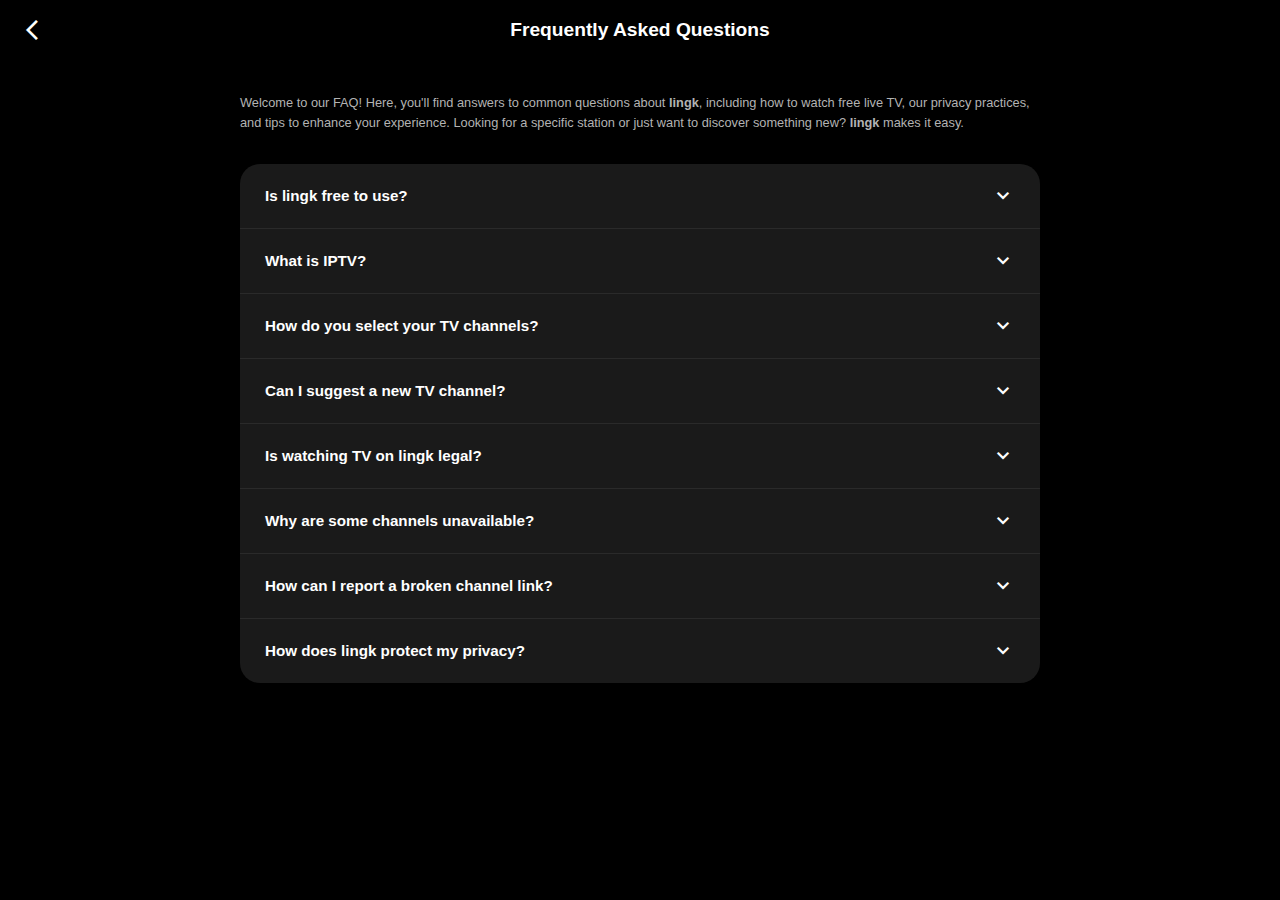
<file: faq.html>
<!DOCTYPE html>
<html lang="en">
<head>
    <meta charset="UTF-8">
    <meta name="viewport" content="width=device-width, initial-scale=1.0, maximum-scale=1.0, user-scalable=no" />
    <title>FAQ - Lingk</title>
    <link rel="icon" type="image/png" href="logo/favicon-96x96.png" sizes="96x96" />
    <link rel="icon" type="image/svg+xml" href="logo/favicon.svg" />
    <link rel="shortcut icon" href="logo/favicon.ico" />
    <link rel="apple-touch-icon" sizes="180x180" href="logo/apple-touch-icon.png" />
    <link rel="manifest" href="logo/site.webmanifest" />
    <link href="https://fonts.cdnfonts.com/css/tt-fors-trial" rel="stylesheet">
    <link rel="stylesheet" href="https://fonts.googleapis.com/css2?family=Material+Symbols+Outlined:opsz,wght,FILL,GRAD@20..48,200,0,0" />
    <link rel="stylesheet" href="/css/style.css">
</head>
<body class="subpage">
    <header class="subpage-header">
        <a href="/home" class="back-link">
            <span class="material-symbols-outlined">arrow_back_ios_new</span>
        </a>
        <h1>Frequently Asked Questions</h1>
    </header>

    <main class="subpage-content">
        <div class="faq-intro">
            <p>Welcome to our FAQ! Here, you'll find answers to common questions about <strong>lingk</strong>, including how to watch free live TV, our privacy practices, and tips to enhance your experience. Looking for a specific station or just want to discover something new? <strong>lingk</strong> makes it easy.</p>
        </div>

        <div class="faq-list">
            <div class="faq-item">
                <div class="faq-question">
                    <span>Is lingk free to use?</span>
                    <span class="material-symbols-outlined">expand_more</span>
                </div>
                <div class="faq-answer">
                    <p>Absolutely! There's no cost or subscription—just click on a channel and start watching.</p>
                </div>
            </div>

            <div class="faq-item">
                <div class="faq-question">
                    <span>What is IPTV?</span>
                    <span class="material-symbols-outlined">expand_more</span>
                </div>
                <div class="faq-answer">
                    <p>IPTV (Internet Protocol Television) is a way to watch television content over the internet instead of through traditional cable or satellite. We gather free, publicly available IPTV streams, allowing you to explore global news, movies, live sports, and more from wherever you are.</p>
                </div>
            </div>

            <div class="faq-item">
                <div class="faq-question">
                    <span>How do you select your TV channels?</span>
                    <span class="material-symbols-outlined">expand_more</span>
                </div>
                <div class="faq-answer">
                    <p>Our channel listings come directly from the dedicated <a href="https://github.com/iptv-org/iptv" target="_blank" rel="noopener noreferrer" class="inline-link">IPTV-org</a> community on GitHub. We don't add or curate channels ourselves; we rely on their fantastic, publicly maintained directory. If you want to contribute, please visit their repository.</p>
                </div>
            </div>

            <div class="faq-item">
                <div class="faq-question">
                    <span>Can I suggest a new TV channel?</span>
                    <span class="material-symbols-outlined">expand_more</span>
                </div>
                <div class="faq-answer">
                    <p>Definitely! While we don't manage the database, you can suggest new channels directly to the <a href="https://github.com/iptv-org/iptv" target="_blank" rel="noopener noreferrer" class="inline-link">IPTV-org</a> team. Your contributions help keep the channel lineup fresh and comprehensive for everyone.</p>
                </div>
            </div>
            
            <div class="faq-item">
                <div class="faq-question">
                    <span>Is watching TV on lingk legal?</span>
                    <span class="material-symbols-outlined">expand_more</span>
                </div>
                <div class="faq-answer">
                    <p>Yes. We only provide links to publicly accessible streams and do not host any content ourselves. Every stream is believed to be provided by its legal copyright holder for public distribution. You can find more details in the Legal Disclaimer on our "About Us" page.</p>
                </div>
            </div>

            <div class="faq-item">
                <div class="faq-question">
                    <span>Why are some channels unavailable?</span>
                    <span class="material-symbols-outlined">expand_more</span>
                </div>
                <div class="faq-answer">
                    <p>We put your privacy and security first. We only list channels that use secure HTTPS connections and are configured to allow streaming on external websites. If a channel doesn't meet our security standards or is restricted by its owner, we cannot list it.</p>
                </div>
            </div>

            <div class="faq-item">
                <div class="faq-question">
                    <span>How can I report a broken channel link?</span>
                    <span class="material-symbols-outlined">expand_more</span>
                </div>
                <div class="faq-answer">
                    <p>If a channel is temporarily down, we recommend checking back later. For persistent issues, the best way to help is by notifying the <a href="https://github.com/iptv-org/iptv" target="_blank" rel="noopener noreferrer" class="inline-link">IPTV-org</a> team on GitHub. They are responsible for maintaining the directory and ensuring the streams work correctly.</p>
                </div>
            </div>

            <div class="faq-item">
                <div class="faq-question">
                    <span>How does lingk protect my privacy?</span>
                    <span class="material-symbols-outlined">expand_more</span>
                </div>
                <div class="faq-answer">
                    <p>Your privacy is a top priority. We do not collect, store, or share any of your personal data, and we do not use third-party trackers. You can watch live TV with the peace of mind that your information remains private.</p>
                </div>
            </div>
        </div>
    </main>

    <script>
        document.addEventListener('DOMContentLoaded', () => {
            const faqItems = document.querySelectorAll('.faq-item');

            faqItems.forEach(item => {
                const question = item.querySelector('.faq-question');
                question.addEventListener('click', () => {
                    const currentlyActive = document.querySelector('.faq-item.active');
                    if (currentlyActive && currentlyActive !== item) {
                        currentlyActive.classList.remove('active');
                    }
                    item.classList.toggle('active');
                });
            });
        });
    </script>
</body>
</html>
</file>
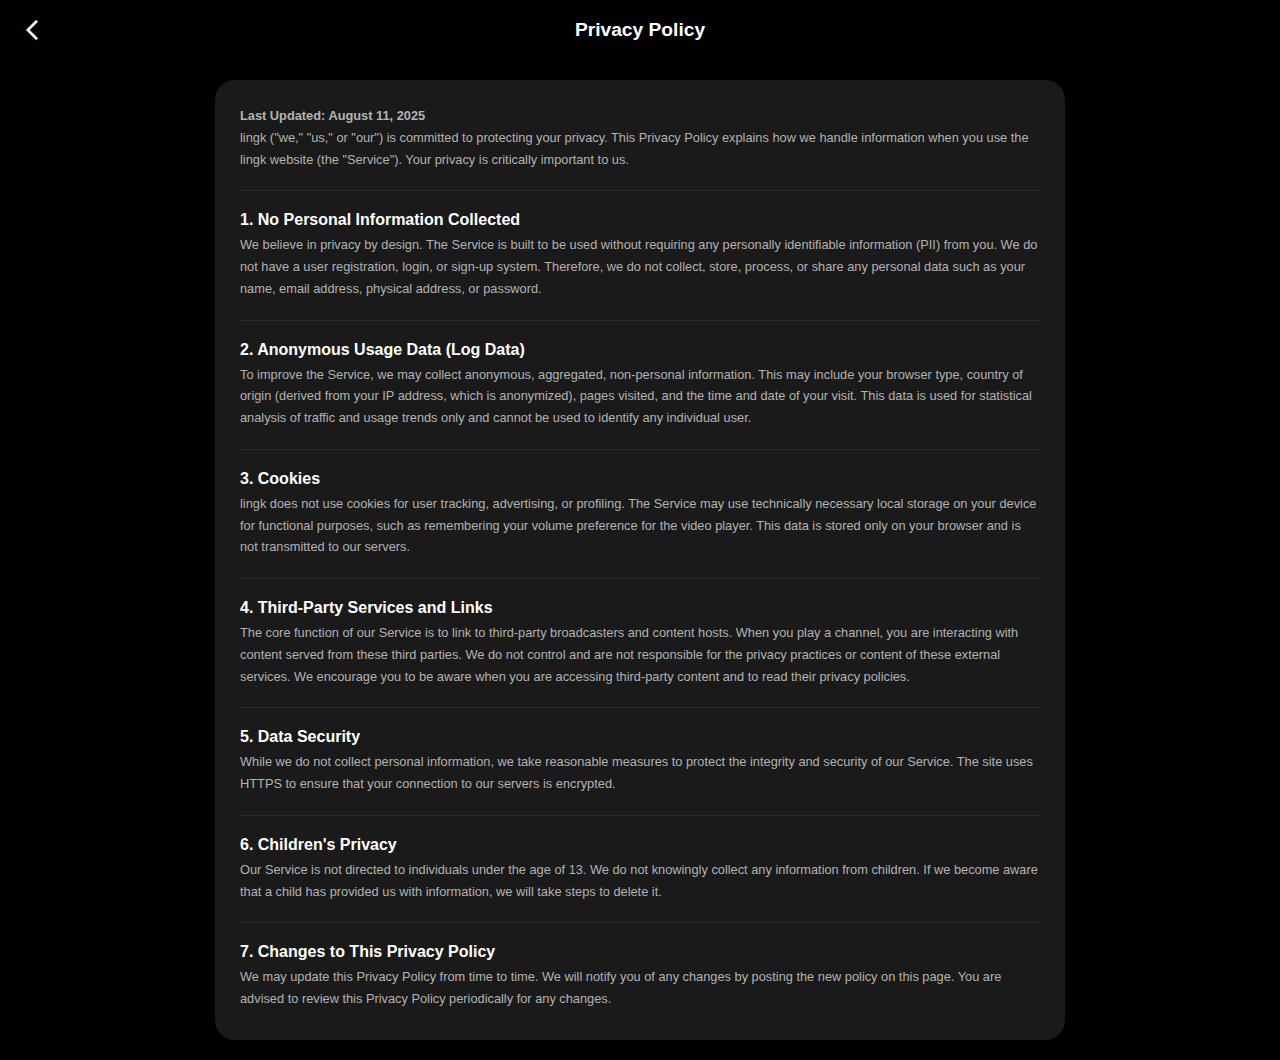
<file: privacy.html>
<!DOCTYPE html>
<html lang="en">
<head>
    <meta charset="UTF-8">
    <meta name="viewport" content="width=device-width, initial-scale=1.0, maximum-scale=1.0, user-scalable=no" />
    <title>Privacy Policy - lingk</title>
    <link rel="icon" type="image/png" href="logo/favicon-96x96.png" sizes="96x96" />
    <link rel="icon" type="image/svg+xml" href="logo/favicon.svg" />
    <link rel="shortcut icon" href="logo/favicon.ico" />
    <link rel="apple-touch-icon" sizes="180x180" href="logo/apple-touch-icon.png" />
    <link rel="manifest" href="logo/site.webmanifest" />
    <link href="https://fonts.cdnfonts.com/css/tt-fors-trial" rel="stylesheet">
    <link rel="stylesheet" href="https://fonts.googleapis.com/css2?family=Material+Symbols+Outlined:opsz,wght,FILL,GRAD@20..48,300,0,0" />
    <link rel="stylesheet" href="css/style.css">
</head>
<body class="subpage">
    <header class="subpage-header">
        <a href="index.html" class="back-link">
            <span class="material-symbols-outlined">arrow_back_ios_new</span>
        </a>
        <h1>Privacy Policy</h1>
    </header>
    <main class="subpage-content">
       <div class="legal-container">
            <div>
                <p><strong>Last Updated: August 11, 2025</strong></p>
                <p>lingk ("we," "us," or "our") is committed to protecting your privacy. This Privacy Policy explains how we handle information when you use the lingk website (the "Service"). Your privacy is critically important to us.</p>
            </div>

            <div>
                <h2>1. No Personal Information Collected</h2>
                <p>We believe in privacy by design. The Service is built to be used without requiring any personally identifiable information (PII) from you. We do not have a user registration, login, or sign-up system. Therefore, we do not collect, store, process, or share any personal data such as your name, email address, physical address, or password.</p>
            </div>

            <div>
                <h2>2. Anonymous Usage Data (Log Data)</h2>
                <p>To improve the Service, we may collect anonymous, aggregated, non-personal information. This may include your browser type, country of origin (derived from your IP address, which is anonymized), pages visited, and the time and date of your visit. This data is used for statistical analysis of traffic and usage trends only and cannot be used to identify any individual user.</p>
            </div>

            <div>
                <h2>3. Cookies</h2>
                <p>lingk does not use cookies for user tracking, advertising, or profiling. The Service may use technically necessary local storage on your device for functional purposes, such as remembering your volume preference for the video player. This data is stored only on your browser and is not transmitted to our servers.</p>
            </div>

            <div>
                <h2>4. Third-Party Services and Links</h2>
                <p>The core function of our Service is to link to third-party broadcasters and content hosts. When you play a channel, you are interacting with content served from these third parties. We do not control and are not responsible for the privacy practices or content of these external services. We encourage you to be aware when you are accessing third-party content and to read their privacy policies.</p>
            </div>
            
            <div>
                <h2>5. Data Security</h2>
                <p>While we do not collect personal information, we take reasonable measures to protect the integrity and security of our Service. The site uses HTTPS to ensure that your connection to our servers is encrypted.</p>
            </div>

            <div>
                <h2>6. Children's Privacy</h2>
                <p>Our Service is not directed to individuals under the age of 13. We do not knowingly collect any information from children. If we become aware that a child has provided us with information, we will take steps to delete it.</p>
            </div>

            <div>
                <h2>7. Changes to This Privacy Policy</h2>
                <p>We may update this Privacy Policy from time to time. We will notify you of any changes by posting the new policy on this page. You are advised to review this Privacy Policy periodically for any changes.</p>
            </div>
       </div>
    </main>
</body>
</html>
</file>
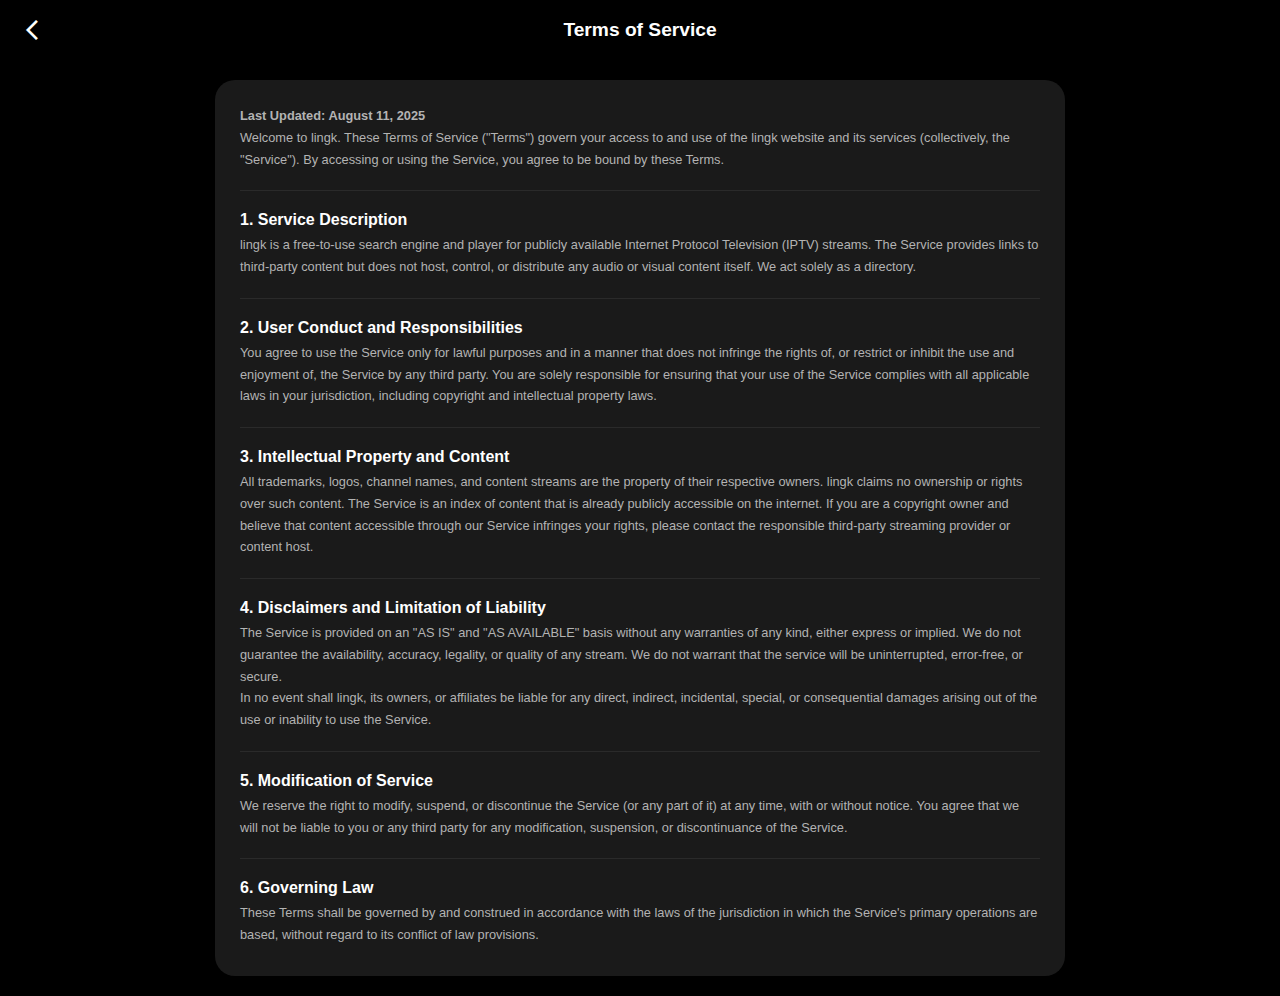
<file: terms.html>
<!DOCTYPE html>
<html lang="en">
<head>
    <meta charset="UTF-8">
    <meta name="viewport" content="width=device-width, initial-scale=1.0, maximum-scale=1.0, user-scalable=no" />
    <title>Terms of Service - Lingk</title>
    <link rel="icon" type="image/png" href="logo/favicon-96x96.png" sizes="96x96" />
    <link rel="icon" type="image/svg+xml" href="logo/favicon.svg" />
    <link rel="shortcut icon" href="logo/favicon.ico" />
    <link rel="apple-touch-icon" sizes="180x180" href="logo/apple-touch-icon.png" />
    <link rel="manifest" href="logo/site.webmanifest" />
    <link href="https://fonts.cdnfonts.com/css/tt-fors-trial" rel="stylesheet">
    <link rel="stylesheet" href="https://fonts.googleapis.com/css2?family=Material+Symbols+Outlined:opsz,wght,FILL,GRAD@20..48,200,0,0" />
    <link rel="stylesheet" href="/css/style.css">
</head>
<body class="subpage">
    <header class="subpage-header">
        <a href="/home" class="back-link">
            <span class="material-symbols-outlined">arrow_back_ios_new</span>
        </a>
        <h1>Terms of Service</h1>
    </header>

    <main class="subpage-content">
        <div class="legal-container">
            <div>
                <p><strong>Last Updated: August 11, 2025</strong></p>
                <p>Welcome to lingk. These Terms of Service ("Terms") govern your access to and use of the lingk website and its services (collectively, the "Service"). By accessing or using the Service, you agree to be bound by these Terms.</p>
            </div>

            <div>
                <h2>1. Service Description</h2>
                <p>lingk is a free-to-use search engine and player for publicly available Internet Protocol Television (IPTV) streams. The Service provides links to third-party content but does not host, control, or distribute any audio or visual content itself. We act solely as a directory.</p>
            </div>

            <div>
                <h2>2. User Conduct and Responsibilities</h2>
                <p>You agree to use the Service only for lawful purposes and in a manner that does not infringe the rights of, or restrict or inhibit the use and enjoyment of, the Service by any third party. You are solely responsible for ensuring that your use of the Service complies with all applicable laws in your jurisdiction, including copyright and intellectual property laws.</p>
            </div>

            <div>
                <h2>3. Intellectual Property and Content</h2>
                <p>All trademarks, logos, channel names, and content streams are the property of their respective owners. lingk claims no ownership or rights over such content. The Service is an index of content that is already publicly accessible on the internet. If you are a copyright owner and believe that content accessible through our Service infringes your rights, please contact the responsible third-party streaming provider or content host.</p>
            </div>

            <div>
                <h2>4. Disclaimers and Limitation of Liability</h2>
                <p>The Service is provided on an "AS IS" and "AS AVAILABLE" basis without any warranties of any kind, either express or implied. We do not guarantee the availability, accuracy, legality, or quality of any stream. We do not warrant that the service will be uninterrupted, error-free, or secure.</p>
                <p>In no event shall lingk, its owners, or affiliates be liable for any direct, indirect, incidental, special, or consequential damages arising out of the use or inability to use the Service.</p>
            </div>

            <div>
                <h2>5. Modification of Service</h2>
                <p>We reserve the right to modify, suspend, or discontinue the Service (or any part of it) at any time, with or without notice. You agree that we will not be liable to you or any third party for any modification, suspension, or discontinuance of the Service.</p>
            </div>

            <div>
                <h2>6. Governing Law</h2>
                <p>These Terms shall be governed by and construed in accordance with the laws of the jurisdiction in which the Service's primary operations are based, without regard to its conflict of law provisions.</p>
            </div>
        </div>
    </main>
</body>
</html>
</file>
<file: css/style.css>
:root {
    --background-color: #000000;
    --border-radius: 20px;
    --card-background: #1a1a1a;
    --glass-bg: rgba(25, 25, 25, 0.5);
    --glass-border: 1px solid rgba(255, 255, 255, 0.1);
    --text-color: #ffffff;
    --text-secondary: #b3b3b3;
    --theme-color: #03c04a;
}

body {
    -ms-overflow-style: none;
    -webkit-tap-highlight-color: transparent;
    -webkit-user-select: none;
    background-color: var(--background-color);
    color: var(--text-color);
    font-family: "TT Fors Trial", sans-serif;
    margin: 0;
    padding-top: 60px;
    scrollbar-width: none;
    user-select: none;
}

body.subpage {
    background-color: #000;
    padding-top: 0;
}

.body::-webkit-scrollbar {
    display: none;
}

a,
button {
    color: inherit;
    overflow: hidden;
    position: relative;
    text-decoration: none;
}

button {
    background: none;
    border: none;
    cursor: pointer;
    padding: 0;
}

header {
    align-items: center;
    backdrop-filter: none;
    background: transparent;
    display: flex;
    height: 60px;
    justify-content: space-between;
    left: 0;
    padding: 0 20px;
    position: fixed;
    right: 0;
    top: 0;
    transition: background-color 0.3s ease, backdrop-filter 0.3s ease;
    z-index: 1000;
}

header.scrolled {
    -webkit-backdrop-filter: blur(10px);
    backdrop-filter: blur(10px);
    background: var(--glass-bg);
}

header.subpage-header {
    align-items: center;
    border-bottom: 1px solid var(--glass-border);
    display: flex;
    height: 60px;
    justify-content: center;
    padding: 0 20px;
    position: relative;
}

header.subpage-header a.back-link {
    align-items: center;
    display: flex;
    left: 20px;
    position: absolute;
}

header.subpage-header h1 {
    font-size: 1.2rem;
    font-weight: 600;
    margin: 0;
}

.header-left {
    align-items: center;
    display: flex;
    gap: 10px;
}

header nav {
    align-items: center;
    display: flex;
    gap: 10px;
}

.logo {
    color: var(--text-color);
    font-size: 1.5rem;
    font-weight: 700;
}

.icon-link {
    align-items: center;
    border-radius: 50%;
    color: var(--text-color);
    display: flex;
    justify-content: center;
    padding: 5px;
}

.country-picker {
    position: relative;
    width: 140px;
}

.country-picker-selection {
    align-items: center;
    background-color: var(--card-background);
    border-radius: 50px;
    cursor: pointer;
    display: flex;
    gap: 8px;
    overflow: hidden;
    padding: 6px 12px;
    transition: background-color 0.2s;
}

.country-picker-selection:hover {
    background-color: #282828;
}

.country-picker-selection .material-symbols-outlined {
    color: var(--text-secondary);
    flex-shrink: 0;
    font-size: 20px;
}

.flag {
    background-color: #333;
    border-radius: 50%;
    flex-shrink: 0;
    height: 17px;
    object-fit: cover;
    pointer-events: none;
    width: 17px;
}

#country-display {
    font-size: 0.7rem;
    font-weight: 500;
    overflow: hidden;
    text-overflow: ellipsis;
    white-space: nowrap;
}

#country-picker-arrow {
    margin-left: auto;
    transition: transform 0.3s ease;
}

#country-picker-arrow.up {
    transform: rotate(180deg);
}

.country-list-popup {
    -ms-overflow-style: none;
    background: #222;
    border: var(--glass-border);
    border-radius: var(--border-radius);
    box-sizing: border-box;
    left: 0;
    max-height: 250px;
    opacity: 0;
    overflow-y: auto;
    padding: 10px;
    position: absolute;
    scrollbar-width: none;
    top: calc(100% + 5px);
    transform: translateY(-10px);
    transition: opacity 0.3s ease, transform 0.3s ease, visibility 0.3s;
    visibility: hidden;
    width: 100%;
    z-index: 1001;
}

.country-list-popup.active {
    opacity: 1;
    transform: translateY(0);
    visibility: visible;
}

.country-list-popup::-webkit-scrollbar {
    display: none;
}

.country-list-popup a {
    align-items: center;
    border-radius: 10px;
    color: var(--text-color);
    display: flex;
    font-size: 0.7rem;
    gap: 8px;
    overflow: hidden;
    padding: 7px 9px;
    text-decoration: none;
    text-overflow: ellipsis;
    white-space: nowrap;
}

.country-list-popup a:hover {
    background-color: #333;
}

.country-list-popup a.active {
    background-color: var(--theme-color);
    color: #000;
    font-weight: bold;
}

.country-list-popup .material-symbols-outlined {
    font-size: 20px;
}

.country-list-popup span {
    overflow: hidden;
    text-overflow: ellipsis;
}

.floating-menu {
    backdrop-filter: blur(20px);
    background: var(--glass-bg);
    border: var(--glass-border);
    border-radius: var(--border-radius);
    opacity: 0;
    padding: 10px;
    position: fixed;
    right: 20px;
    top: 65px;
    transform: translateY(-10px);
    transition: all 0.3s;
    visibility: hidden;
    width: 160px;
    z-index: 1001;
}

.floating-menu.active {
    opacity: 1;
    transform: translateY(0);
    visibility: visible;
}

.floating-menu ul {
    list-style: none;
    margin: 0;
    padding: 0;
}

.floating-menu li {
    align-items: center;
    border-radius: 10px;
    cursor: pointer;
    display: flex;
    font-size: 0.75rem;
    font-weight: 500;
    gap: 13px;
    padding: 7px;
}

.floating-menu li:hover {
    background-color: rgba(255, 255, 255, 0.1);
}

.floating-menu li a {
    align-items: center;
    display: flex;
    gap: 15px;
    pointer-events: none;
    width: 100%;
}

.floating-menu li .material-symbols-outlined {
    font-size: 1.3rem;
}

.featured-slider {
    margin: 20px;
    position: relative;
}

.slider {
    aspect-ratio: 16 / 9;
    background-color: #000;
    border-radius: var(--border-radius);
    overflow: hidden;
    position: relative;
}

.slide {
    display: block;
    height: 100%;
    opacity: 0;
    position: absolute;
    transform: translateX(-30px);
    transition: transform 0.8s cubic-bezier(0.165, 0.84, 0.44, 1),
        opacity 0.8s cubic-bezier(0.165, 0.84, 0.44, 1);
    width: 100%;
}

.slide.active {
    opacity: 1;
    transform: translateY(0);
    z-index: 1;
}

.slide-bg {
    border-radius: var(--border-radius);
    height: 100%;
    object-fit: cover;
    pointer-events: none;
    position: absolute;
    width: 100%;
}

.slide-overlay {
    background: radial-gradient(circle at top right, transparent 0%, black 95%);
    inset: 0;
    position: absolute;
}

.slide-content {
    bottom: 20px;
    color: white;
    left: 20px;
    position: absolute;
    z-index: 2;
}

.slide-title {
    font-size: 1.2rem;
    font-weight: 700;
    margin: 0 50px 2px 0;
}

.slide-title strong {
    font-size: 1rem;
    font-weight: 400;
}

.slide-description {
    color: var(--text-secondary);
    font-size: 0.5rem;
    margin: 0 0 6px 0;
}

.slide-badge {
    background-color: var(--theme-color);
    border-radius: 5px;
    color: var(--text-color);
    display: inline-block;
    font-size: 0.4rem;
    font-weight: 500;
    padding: 3px 5px;
}

.slide-sponsored {
    background-color: #444;
    border-radius: 5px;
    color: #fff;
    display: inline-block;
    font-size: 0.4rem;
    font-weight: 500;
    padding: 3px 5px;
}

.slider-nav {
    bottom: 20px;
    display: flex;
    flex-direction: row;
    gap: 10px;
    position: absolute;
    right: 20px;
    z-index: 3;
}

.slider-nav .dot {
    background-color: rgba(255, 255, 255, 0.5);
    border: none;
    border-radius: 20px;
    cursor: pointer;
    height: 7px;
    margin: -2.5px;
    transition: all 0.3s;
    width: 7px;
}

.slider-nav .dot.active {
    background-color: white;
    border-radius: 5px;
    width: 20px;
}

.category-nav {
    padding: 0 20px;
}

.category-pills {
    display: flex;
    gap: 10px;
    overflow-x: auto;
    padding-bottom: 15px;
    scrollbar-width: none;
}

.category-pills::-webkit-scrollbar {
    display: none;
}

.pill {
    align-items: center;
    background-color: #222;
    border: none;
    border-radius: 50%;
    color: var(--text-secondary);
    cursor: pointer;
    display: flex;
    flex-shrink: 0;
    height: 48px;
    justify-content: center;
    transition: all 0.3s ease;
    width: 48px;
}

.pill.active {
    background-color: var(--theme-color);
    color: white;
}

.pill .material-symbols-outlined {
    font-variation-settings: 'FILL' 0;
    transition: font-variation-settings 0.3s;
}

.pill.active .material-symbols-outlined {
    font-variation-settings: "FILL" 1;
}

main.subpage-content {
    padding: 20px;
}

.section-header {
    font-size: 1rem;
    font-weight: 700;
    margin: 10px 0 0 0;
    padding: 0 20px;
}

.channel-listings {
    padding: 20px;
    padding-top: 0;
}

.channel-list {
    background-color: var(--card-background);
    border-radius: var(--border-radius);
    display: flex;
    flex-direction: column;
    margin-top: 15px;
    overflow: hidden;
}

.channel-list-item {
    align-items: center;
    border-bottom: 1px solid #2a2a2a;
    cursor: pointer;
    display: flex;
    justify-content: space-between;
    padding: 12px 15px;
    transition: background-color 0.2s ease;
}

.channel-list-item:last-child {
    border-bottom: none;
}

.channel-list-item:hover {
    background-color: #282828;
}

.channel-info-left {
    align-items: center;
    display: flex;
    gap: 15px;
    overflow: hidden;
}

.channel-logo {
    flex-shrink: 0;
    height: 40px;
    object-fit: contain;
    pointer-events: none;
    width: 40px;
}

.channel-name {
    font-size: 0.8rem;
    font-weight: 500;
    overflow: hidden;
    text-overflow: ellipsis;
    white-space: nowrap;
}

.channel-info-right {
    align-items: center;
    color: var(--text-secondary);
    display: flex;
    flex-shrink: 0;
    font-size: 0.85rem;
    gap: 8px;
}

.channel-info-right .material-symbols-outlined {
    color: var(--theme-color);
    font-size: 22px;
}

.spinner-container {
    display: flex;
    justify-content: center;
    padding: 50px 0;
}

.spinner {
    animation: rotation 1s linear infinite;
    border: 3px solid #222;
    border-bottom-color: var(--theme-color);
    border-radius: 50%;
    height: 30px;
    width: 30px;
}

.load-more-container {
    display: none;
    padding: 20px;
    text-align: center;
}

.load-more-btn {
    background-color: var(--card-background);
    border: 1px solid #333;
    border-radius: 50px;
    color: var(--text-color);
    cursor: pointer;
    font-family: "TT Fors Trial", sans-serif;
    font-size: 0.7rem;
    font-weight: 400;
    padding: 10px 20px;
    transition: background-color 0.2s;
}

.load-more-btn:hover {
    background-color: #282828;
}

.player-view {
    -webkit-backdrop-filter: blur(50px);
    backdrop-filter: blur(50px);
    background: var(--glass-bg);
    box-sizing: border-box;
    display: flex;
    flex-direction: column;
    height: 100%;
    justify-content: space-between;
    left: 0;
    padding: 20px;
    position: fixed;
    top: 0;
    transform: translateY(100%);
    transition: transform 0.5s cubic-bezier(0.2, 0.8, 0.2, 1),
        visibility 0s linear 0.5s;
    visibility: hidden;
    width: 100%;
    z-index: 2000;
}

.player-view.active {
    transform: translateY(0);
    transition: transform 0.5s cubic-bezier(0.2, 0.8, 0.2, 1), visibility 0s;
    visibility: visible;
}

.player-header {
    flex-shrink: 0;
    width: 100%;
}

.video-player-container {
    aspect-ratio: 16 / 9;
    background-color: #000;
    border-radius: var(--border-radius);
    cursor: pointer;
    margin: auto;
    max-width: 960px;
    overflow: hidden;
    position: relative;
    width: 100%;
}

#video-player {
    height: 100%;
    width: 100%;
}

.player-info {
    align-items: center;
    box-sizing: border-box;
    display: flex;
    flex-shrink: 0;
    justify-content: space-between;
    margin: 0 auto;
    max-width: 960px;
    padding: 0 10px;
    width: 100%;
}

.player-info-left h3 {
    font-size: 1rem;
    margin: 0;
}

.player-info-left p {
    color: var(--text-secondary);
    font-size: 0.75rem;
    margin: 0;
}

.live-indicator {
    align-items: center;
    color: var(--theme-color);
    display: flex;
    font-size: 0.9rem;
    font-weight: 500;
    gap: 8px;
}

.live-indicator .material-symbols-outlined {
    font-size: 24px;
}

.minimized-player {
    -webkit-backdrop-filter: blur(20px);
    align-items: center;
    backdrop-filter: blur(20px);
    background: var(--glass-bg);
    border: var(--glass-border);
    border-radius: var(--border-radius);
    bottom: 20px;
    cursor: pointer;
    display: flex;
    justify-content: space-between;
    left: 20px;
    opacity: 0;
    overflow: hidden;
    padding: 10px 15px;
    position: fixed;
    right: 20px;
    transform: translateY(20px);
    transition: opacity 0.3s ease, transform 0.3s ease, visibility 0.3s;
    visibility: hidden;
    z-index: 1999;
}

.minimized-player.active {
    opacity: 1;
    transform: translateY(0);
    visibility: visible;
}

.minimized-player-left {
    align-items: center;
    display: flex;
    gap: 12px;
}

.minimized-player-right {
    align-items: center;
    display: flex;
    gap: 10px;
}

.minimized-logo {
    height: 50px;
    object-fit: contain;
    pointer-events: none;
    width: 60px;
}

.minimized-info h4 {
    font-size: 0.85rem;
    font-weight: 700;
    margin: 0;
}

.minimized-info p {
    color: var(--text-secondary);
    font-size: 0.65rem;
    margin: 0;
}

.live-sensor-mini {
    color: var(--theme-color);
    font-size: 22px;
}

.icon-link-mini {
    border-radius: 50%;
}

.site-footer {
    background-color: transparent;
    color: #666;
    line-height: 0.7;
    margin-top: 40px;
    padding: 30px 20px;
    text-align: center;
}

.footer-content p {
    font-size: 0.5rem;
    margin: 8px 0;
}

.footer-content .developer-credit {
    align-items: center;
    display: flex;
    font-size: 0.5rem;
    gap: 4px;
    justify-content: center;
}

.footer-content .developer-logo {
    height: 9px;
    pointer-events: none;
    width: auto;
}

.footer-content .copyright {
    font-weight: 500;
}

.footer-content .footer-brand {
    font-weight: 800;
}

.footer-content .version {
    color: #555;
    font-size: 0.5rem;
}

.search-container {
    margin: 0 auto;
    max-width: 960px;
}

.legal-container {
    background-color: var(--card-background);
    border-radius: var(--border-radius);
    margin: 0 auto;
    max-width: 800px;
    padding: 25px;
}

.legal-container > div {
    border-bottom: 1px solid #2a2a2a;
    margin-bottom: 20px;
    padding-bottom: 20px;
}

.legal-container > div:last-child {
    border-bottom: none;
    margin-bottom: 0;
    padding-bottom: 5px;
}

.legal-container h2 {
    font-size: 1rem;
    margin: 5px 0;
    padding-top: 0;
}

.legal-container p {
    color: var(--text-secondary);
    font-size: 0.8rem;
    line-height: 1.7;
    margin: 0;
}

.inline-link {
    color: var(--theme-color);
    font-weight: 600;
    text-decoration: underline;
}

.developer-header {
    align-items: center;
    display: flex;
    justify-content: space-between;
    margin: 15px 0;
}

.developer-header h2 {
    margin: 0;
}

.developer-header .developer-link .material-symbols-outlined {
    color: var(--text-secondary);
    transition: color 0.2s;
}

.developer-header .developer-link:hover .material-symbols-outlined {
    color: var(--theme-color);
}

.developer-body {
    display: flex;
    flex-direction: column;
    gap: 15px;
}

.developer-logo {
    align-self: flex-start;
    height: 30px;
    object-fit: contain;
    pointer-events: none;
    width: auto;
}

.faq-intro {
    color: var(--text-secondary);
    font-size: 0.8rem;
    line-height: 1.6;
    margin: 0 auto 30px auto;
    max-width: 800px;
    text-align: left;
}

.faq-list {
    background-color: var(--card-background);
    border-radius: var(--border-radius);
    margin: 0 auto;
    max-width: 800px;
    overflow: hidden;
}

.faq-item {
    border-bottom: 1px solid #2a2a2a;
}

.faq-item:last-child {
    border-bottom: none;
}

.faq-question {
    align-items: center;
    cursor: pointer;
    display: flex;
    font-size: 0.95rem;
    font-weight: 600;
    justify-content: space-between;
    padding: 20px 25px;
    transition: color 0.2s;
}

.faq-question:hover {
    color: var(--theme-color);
}

.faq-question span:first-child {
    padding-right: 15px;
}

.faq-question .material-symbols-outlined {
    flex-shrink: 0;
    transition: transform 0.3s ease;
}

.faq-answer {
    max-height: 0;
    overflow: hidden;
    transition: max-height 0.4s ease-out;
}

.faq-answer p {
    color: var(--text-secondary);
    font-size: 0.8rem;
    line-height: 1.7;
    margin: 0;
    padding: 0 25px 20px 25px;
}

.faq-item.active .faq-question .material-symbols-outlined {
    transform: rotate(180deg);
}

.faq-item.active .faq-answer {
    max-height: 300px;
}

@keyframes rotation {
    from {
        transform: rotate(0deg);
    }
    to {
        transform: rotate(360deg);
    }
}
</file>
